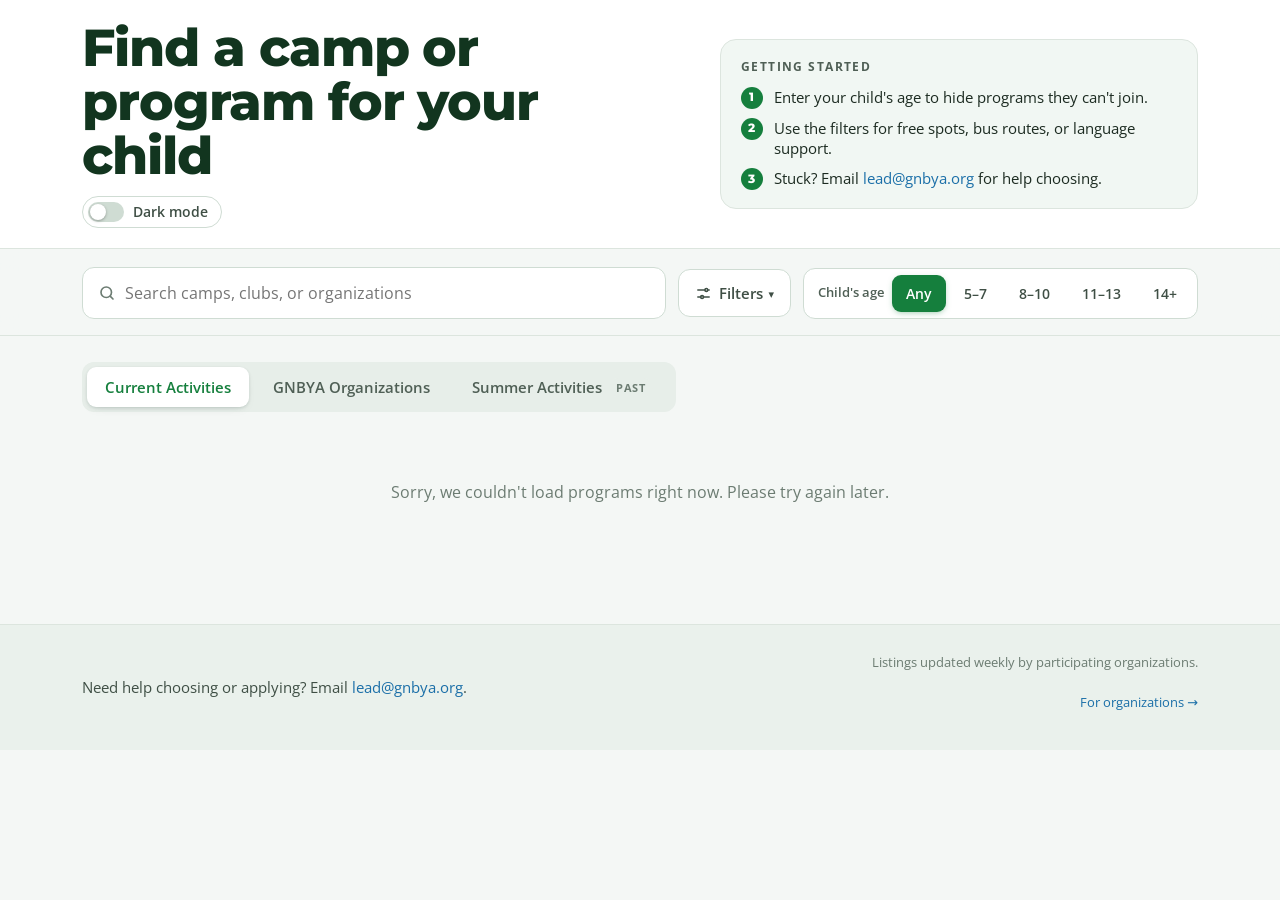
<file: index.html>
<!DOCTYPE html>
<html lang="en">
<head>
  <meta charset="UTF-8">
  <meta name="viewport" content="width=device-width, initial-scale=1.0">
  <title>GNBYA Activities Guide</title>
  <link rel="preconnect" href="https://fonts.googleapis.com">
  <link rel="preconnect" href="https://fonts.gstatic.com" crossorigin>
  <link href="https://fonts.googleapis.com/css2?family=Montserrat:wght@600;700;800&family=Open+Sans:wght@400;500;600;700&display=swap" rel="stylesheet">
  <link rel="stylesheet" href="css/style.css">
  <script src="js/theme.js"></script>
</head>
<body>

  <!-- ============ Header ============ -->
  <header class="site-header">
    <div class="container header-grid">
      <div class="header-left">
        <h1 class="page-title" data-i18n-words="Find a camp or program for your child"><span class="tw" style="--w:0">Find</span> <span class="tw" style="--w:1">a</span> <span class="tw" style="--w:2">camp</span> <span class="tw" style="--w:3">or</span> <span class="tw" style="--w:4">program</span> <span class="tw" style="--w:5">for</span> <span class="tw" style="--w:6">your</span> <span class="tw" style="--w:7">child</span></h1>
        <button type="button" class="theme-toggle" id="theme-toggle" role="switch" aria-checked="false">
          <span class="theme-track" aria-hidden="true"><span class="theme-thumb"></span></span>
          <span class="theme-label" data-i18n>Dark mode</span>
        </button>
      </div>

      <aside class="getting-started">
        <p class="gs-label" data-i18n>Getting started</p>
        <ol class="gs-list">
          <li><span class="gs-num">1</span><span data-i18n>Enter your child's age to hide programs they can't join.</span></li>
          <li><span class="gs-num">2</span><span data-i18n>Use the filters for free spots, bus routes, or language support.</span></li>
          <li><span class="gs-num">3</span><span data-i18n="Stuck? Email lead@gnbya.org for help choosing." data-i18n-html>Stuck? Email <a href="mailto:lead@gnbya.org">lead@gnbya.org</a> for help choosing.</span></li>
        </ol>
      </aside>
    </div>
  </header>

  <!-- ============ Sticky filter bar ============ -->
  <div class="filter-bar">
    <div class="container filter-inner">
      <div class="filter-row">
        <div class="search-wrap">
          <svg class="search-icon" aria-hidden="true" viewBox="0 0 24 24" width="18" height="18" fill="none" stroke="currentColor" stroke-width="2.2" stroke-linecap="round"><circle cx="11" cy="11" r="7"/><path d="m20 20-3.5-3.5"/></svg>
          <input type="search" id="search-input" class="search-input"
                 placeholder="Search camps, clubs, or organizations" aria-label="Search" data-i18n-attr="placeholder,aria-label">
        </div>
        <button type="button" id="filters-toggle" class="filters-toggle" aria-expanded="false" aria-controls="filter-sheet">
          <svg class="filters-icon" aria-hidden="true" viewBox="0 0 24 24" width="17" height="17" fill="none" stroke="currentColor" stroke-width="2.2" stroke-linecap="round"><path d="M4 7h10M18 7h2M4 17h4M12 17h8"/><circle cx="16" cy="7" r="2"/><circle cx="10" cy="17" r="2"/></svg><span data-i18n>Filters</span><span class="filters-count" id="filters-count"></span><span class="facet-caret" aria-hidden="true">▾</span>
        </button>
        <div class="age-group">
          <span class="age-label" data-i18n>Child's age</span>
          <div class="age-chips" id="age-chips" role="group" aria-label="Filter by age" data-i18n-attr="aria-label"></div>
        </div>
      </div>
    </div>
  </div>

  <!-- ============ Filter sheet ============
       Every width opens the refinements here rather than expanding them
       inside the bar. It sits outside .filter-bar on purpose: the bar carries
       both z-index:20 and a backdrop-filter, and either one alone would make
       it the containing block for a fixed-position child and trap the sheet
       inside the bar. -->
  <div class="sheet-backdrop" id="sheet-backdrop"></div>

  <div class="filter-sheet" id="filter-sheet">
    <div class="sheet-head">
      <span class="sheet-grab" aria-hidden="true"></span>
      <p class="sheet-title" data-i18n>Filters</p>
      <button type="button" class="sheet-close" id="sheet-close" aria-label="Close filters" data-i18n-attr="aria-label">&times;</button>
    </div>

    <div class="sheet-body">
      <!-- Type of activity comes before the refinements: a parent picks what
           they're looking for, then narrows it. -->
      <div class="filter-row chip-row" id="category-chips" aria-label="Filter by type of activity" hidden></div>

      <div class="filter-row filter-row-toggles">
        <div class="toggle-row" id="toggle-row" role="group" aria-label="Quick filters"></div>
        <!-- Calendar picker; hidden on tabs whose listings have no dates. -->
        <div class="facet-row date-filter" id="date-filter" role="group" aria-label="Filter by date" hidden></div>
        <div class="facet-row" id="facet-menus" role="group" aria-label="More filters" hidden></div>
        <button type="button" id="clear-all" class="clear-all" hidden data-i18n>Clear all</button>
      </div>
    </div>

    <div class="sheet-foot">
      <button type="button" class="sheet-clear" id="sheet-clear" data-i18n>Clear all</button>
      <button type="button" class="sheet-apply" id="sheet-apply"><span data-i18n>Show</span> <span id="sheet-count">results</span></button>
    </div>
  </div>

  <!-- ============ Results ============ -->
  <main class="container results">
    <div class="results-toolbar">
      <div class="segmented" id="tabs" role="tablist" aria-label="Directory sections"></div>
      <div class="result-count" id="result-count" aria-live="polite"></div>
    </div>

    <!-- Shown in Spanish and Portuguese once machine-translated listings load. -->
    <p class="mt-note" id="mt-note" hidden></p>

    <!-- Shown only on the Summer tab out of season. Summer listings stay
         published year-round so families can see what a summer normally
         offers, so the tab says plainly that these have already run. -->
    <div class="archive-note" id="archive-note" hidden>
      <div class="archive-note-body">
        <p class="archive-note-label"><span id="archive-season">Summer</span> · <span data-i18n>finished</span></p>
        <p class="archive-note-text" data-i18n>These programs have already run. They stay here so you can see what each organization usually offers and ask about next summer — most open registration in the spring.</p>
      </div>
      <button type="button" class="archive-note-link" id="archive-note-link" data-i18n>See what&rsquo;s running now &rarr;</button>
    </div>

    <div class="card-grid" id="card-grid">
      <p class="loading" data-i18n>Loading…</p>
    </div>

    <div class="empty-state" id="empty-state" hidden>
      <p class="empty-title" data-i18n>No matches for those filters</p>
      <p class="empty-help" data-i18n>Try widening the age range or clearing a filter.</p>
      <button type="button" id="empty-clear" class="clear-all-btn" data-i18n>Clear all filters</button>
    </div>
  </main>

  <!-- ============ Footer ============ -->
  <footer class="site-footer">
    <div class="container footer-inner">
      <div class="footer-help" data-i18n="Need help choosing or applying? Email lead@gnbya.org." data-i18n-html>Need help choosing or applying? Email <a href="mailto:lead@gnbya.org">lead@gnbya.org</a>.</div>
      <div class="footer-actions">
        <!-- Shown only once SUGGEST_FORM_URL is set in js/data.js. -->
        <a class="suggest-link" id="suggest-link" target="_blank" rel="noopener" hidden data-i18n>Know a program we're missing? Tell us →</a>
        <div class="footer-meta" data-i18n>Listings updated weekly by participating organizations.</div>
        <a class="footer-partner-link" href="partners.html" data-i18n>For organizations &rarr;</a>
      </div>
    </div>
  </footer>

  <script src="js/csv.js" defer></script>
  <script src="js/data.js" defer></script>
  <script src="js/i18n.js" defer></script>
  <script src="js/app.js" defer></script>
</body>
</html>
</file>
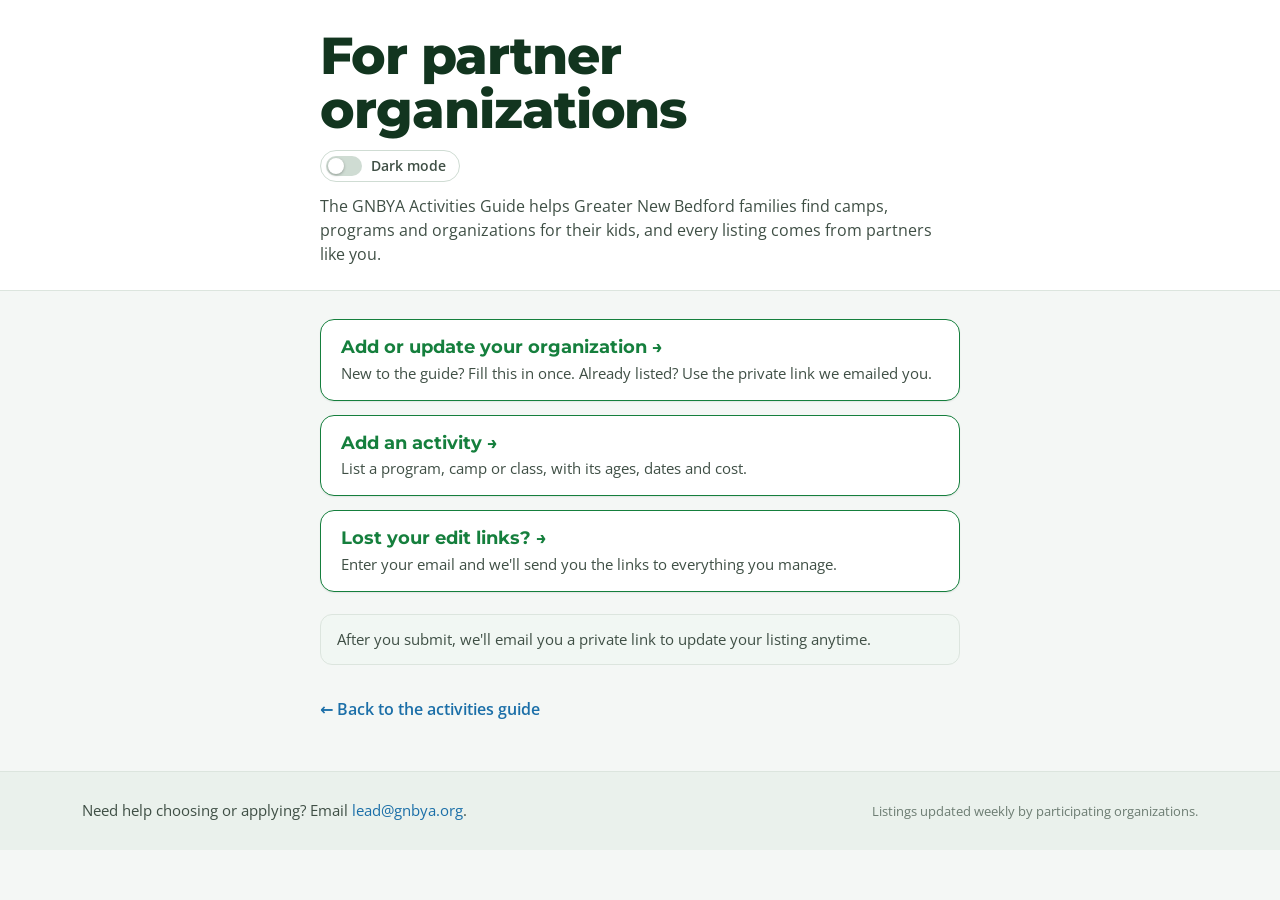
<file: partners.html>
<!DOCTYPE html>
<html lang="en">
<head>
  <meta charset="UTF-8">
  <meta name="viewport" content="width=device-width, initial-scale=1.0">
  <title>For partner organizations · GNBYA Activities Guide</title>
  <link rel="preconnect" href="https://fonts.googleapis.com">
  <link rel="preconnect" href="https://fonts.gstatic.com" crossorigin>
  <link href="https://fonts.googleapis.com/css2?family=Montserrat:wght@600;700;800&family=Open+Sans:wght@400;500;600;700&display=swap" rel="stylesheet">
  <link rel="stylesheet" href="css/style.css">
  <script src="js/theme.js"></script>
  <script src="js/i18n.js" defer></script>
</head>
<body>

  <!-- ============ Header ============ -->
  <header class="site-header">
    <div class="container partner-header">
      <h1 class="page-title" data-i18n>For partner organizations</h1>
      <button type="button" class="theme-toggle" id="theme-toggle" role="switch" aria-checked="false">
        <span class="theme-track" aria-hidden="true"><span class="theme-thumb"></span></span>
        <span class="theme-label" data-i18n>Dark mode</span>
      </button>
      <p class="partner-intro" data-i18n>The GNBYA Activities Guide helps Greater New Bedford families find camps, programs and organizations for their kids, and every listing comes from partners like you.</p>
    </div>
  </header>

  <!-- ============ The three forms ============
       Public responder links (/viewform) only: never an editor link or a
       response's edit link, which would let anyone change someone's listing. -->
  <main class="container partner-main">
    <ul class="partner-actions">
      <li>
        <a class="partner-action" href="https://docs.google.com/forms/d/e/1FAIpQLSczQNQgLsl0sCQ3WruIHg8wsxLX1mLU42zEQ6Rwk1emA01kGQ/viewform" target="_blank" rel="noopener">
          <span class="partner-action-title" data-i18n>Add or update your organization</span>
          <!-- Submitting this form again makes a second organization, so
               organizations already listed are steered to their private link. -->
          <span class="partner-action-line" data-i18n>New to the guide? Fill this in once. Already listed? Use the private link we emailed you.</span>
        </a>
      </li>
      <li>
        <a class="partner-action" href="https://docs.google.com/forms/d/e/1FAIpQLSfdfzPU5pxm5AUNohRZTIFBdYFLA-DmH7OSvtq5z2YPwmvPqQ/viewform" target="_blank" rel="noopener">
          <span class="partner-action-title" data-i18n>Add an activity</span>
          <span class="partner-action-line" data-i18n>List a program, camp or class, with its ages, dates and cost.</span>
        </a>
      </li>
      <li>
        <a class="partner-action" href="https://docs.google.com/forms/d/e/1FAIpQLSdQnNiDNbKzuEFgSB4nKlcCWaCwXGXbhoJR01wm49WUcbcIcw/viewform" target="_blank" rel="noopener">
          <span class="partner-action-title" data-i18n>Lost your edit links?</span>
          <span class="partner-action-line" data-i18n>Enter your email and we'll send you the links to everything you manage.</span>
        </a>
      </li>
    </ul>

    <p class="partner-note" data-i18n>After you submit, we'll email you a private link to update your listing anytime.</p>

    <a class="partner-back" href="./" data-i18n>&larr; Back to the activities guide</a>
  </main>

  <!-- ============ Footer ============ -->
  <footer class="site-footer">
    <div class="container footer-inner">
      <div class="footer-help" data-i18n="Need help choosing or applying? Email lead@gnbya.org." data-i18n-html>Need help choosing or applying? Email <a href="mailto:lead@gnbya.org">lead@gnbya.org</a>.</div>
      <div class="footer-actions">
        <div class="footer-meta" data-i18n>Listings updated weekly by participating organizations.</div>
      </div>
    </div>
  </footer>

</body>
</html>
</file>
<file: css/style.css>
/* GNBYA Activities Guide — parent-facing redesign.
   Tokens taken directly from docs/redesign-for-family-help-webpage design handoff. */
:root {
  /* Brand greens */
  --green: #157F3D;
  --green-dark: #0E6430;
  --ink-green: #12351F;
  /* Harbor blue accent (links, info badges) */
  --blue: #1B6FA8;
  --blue-hover: #14547E;
  /* Neutrals */
  --page: #F4F7F5;
  --surface: #FFFFFF;
  --subtle: #F1F7F3;
  --subtle-2: #F8FBF9;
  --footer-bg: #EAF1EC;
  --border: #DCE5DE;
  --border-2: #CFDCD3;
  --hairline: #E4EBE6;
  --divider: #E7EEE9;
  /* Text */
  --text: #1C2B21;
  --text-2: #3F4F45;
  --muted: #4F5F55;
  --faint: #6C7C72;
  /* Good-news tint (Free, Financial aid) */
  --green-tint: #E4F3E9;
  /* Motion: one gentle ease for most things, a springier one for big moves */
  --ease-out: cubic-bezier(0.2, 0.7, 0.2, 1);
  --ease-spring: cubic-bezier(0.32, 0.72, 0, 1);
  /* Depth */
  --shadow-sm: 0 1px 2px rgba(22, 48, 43, 0.05), 0 1px 1px rgba(22, 48, 43, 0.03);
  --shadow-md: 0 10px 28px -10px rgba(22, 48, 43, 0.22), 0 2px 6px rgba(22, 48, 43, 0.05);
  /* Accent text (filled green stays --green), and good-news text */
  --green-text: #157F3D;
  --good-text: #0E6430;
  /* Raised controls: the active tab, the sliding highlight */
  --raised: #FFFFFF;
  --border-hover: #B9CDBF;
  --card-hover-border: #C3DACB;
  --bar-bg: rgba(244, 247, 245, 0.86);
  --bar-bg-solid: rgba(244, 247, 245, 0.94);
  --bar-shadow: 0 8px 24px -16px rgba(18, 53, 31, 0.45);
  /* Every card is this tall; anything longer scrolls inside its own box. */
  --card-h: 560px;
  --tile-h: 88px;
}

/* Dark mode: only when the visitor turns it on with the switch (js/theme.js
   sets data-theme="dark" on <html>). Light is the default. Only tokens
   change here. */
:root[data-theme="dark"] {
  --green: #1E8546;
  --green-dark: #23964F;
  --green-text: #5BCB85;
  --good-text: #6FD394;
  --ink-green: #DDEFE3;
  --blue: #7DBBEA;
  --blue-hover: #A6D2F3;
  --page: #0F1712;
  --surface: #17211B;
  --raised: #2A3A30;
  --subtle: #1C2A21;
  --subtle-2: #1A251E;
  --footer-bg: #131D17;
  --border: #2A3A30;
  --border-2: #34473A;
  --border-hover: #46604F;
  --card-hover-border: #3E5848;
  --hairline: #26352C;
  --divider: #1F2C24;
  --text: #E6EFE9;
  --text-2: #B8C8BE;
  --muted: #A3B5AA;
  --faint: #8DA096;
  --green-tint: #1F3B29;
  --bar-bg: rgba(15, 23, 18, 0.82);
  --bar-bg-solid: rgba(15, 23, 18, 0.94);
  --bar-shadow: 0 8px 24px -14px rgba(0, 0, 0, 0.7);
  --shadow-sm: 0 1px 2px rgba(0, 0, 0, 0.3);
  --shadow-md: 0 14px 32px -12px rgba(0, 0, 0, 0.65), 0 2px 6px rgba(0, 0, 0, 0.25);
  color-scheme: dark;
}

/* Just while the switch is used: colours ease across instead of snapping. */
.theme-fade,
.theme-fade *,
.theme-fade *::before,
.theme-fade *::after {
  transition: background-color 0.4s ease, color 0.4s ease, border-color 0.4s ease, box-shadow 0.4s ease !important;
}

* { box-sizing: border-box; }

/* Our layout rules (.filter-row{display:flex} etc.) are author styles and would
   otherwise beat the browser's [hidden]{display:none}, leaving "hidden" rows
   rendering as empty strips. */
[hidden] { display: none !important; }

body {
  margin: 0;
  background: var(--page);
  font-family: "Open Sans", system-ui, -apple-system, "Segoe UI", Roboto, sans-serif;
  color: var(--text);
  line-height: 1.5;
  -webkit-font-smoothing: antialiased;
}

a { color: var(--blue); text-decoration: none; }
a:hover { color: var(--blue-hover); text-decoration: underline; }
input, button, select { font-family: inherit; }

/* Horizontal-only padding so vertical spacing is set per-region */
.container {
  max-width: 1180px;
  margin: 0 auto;
  padding-left: 32px;
  padding-right: 32px;
}

/* ---------------- Header ---------------- */
.site-header {
  position: relative;
  overflow: hidden;
  background: var(--surface);
  border-bottom: 1px solid var(--border);
}
.site-header > .container { position: relative; z-index: 1; }

/* The title column used to hold a 96px logo, which gave it enough height to
   sit level with the Getting started card. Without one, a two-line heading
   left ~160px of empty column: 82px above it and 78px below. The heading now
   scales up to fill the column instead, and the row's own padding does the
   spacing so nothing floats in the middle of dead space. */
.header-grid {
  display: grid;
  grid-template-columns: minmax(0, 1.25fr) minmax(300px, 1fr);
  gap: 40px;
  align-items: center;
  padding-top: 20px;
  padding-bottom: 20px;
}

.header-left {
  display: flex;
  flex-direction: column;
  gap: 14px;
  align-items: flex-start;
}

.page-title {
  margin: 0;
  font-family: "Montserrat", sans-serif;
  font-weight: 800;
  /* Scales with the column so the heading fills it rather than floating in
     it; clamp keeps it off the two extremes at very narrow and very wide. */
  font-size: clamp(34px, 4.1vw, 54px);
  line-height: 1.03;
  letter-spacing: -0.02em;
  color: var(--ink-green);
}

.getting-started {
  background: var(--subtle);
  border: 1px solid var(--border);
  border-radius: 16px;
  padding: 18px 20px;
}

.gs-label {
  margin: 0 0 12px;
  font-size: 12px;
  letter-spacing: 0.12em;
  text-transform: uppercase;
  font-weight: 700;
  color: var(--muted);
}

.gs-list {
  list-style: none;
  margin: 0;
  padding: 0;
  display: flex;
  flex-direction: column;
  gap: 10px;
  font-size: 14.5px;
  line-height: 1.4;
  color: var(--text);
}

.gs-list li { display: flex; gap: 11px; align-items: flex-start; }
.gs-num {
  flex: none;
  display: inline-grid;
  place-items: center;
  width: 22px;
  height: 22px;
  margin-top: -1px;
  border-radius: 50%;
  background: var(--green);
  color: #fff;
  font-family: "Montserrat", sans-serif;
  font-size: 12px;
  font-weight: 800;
}

/* ---------------- Filter bar ---------------- */
.filter-bar {
  position: sticky;
  top: 0;
  z-index: 20;
  background: var(--bar-bg);
  backdrop-filter: saturate(1.4) blur(12px);
  -webkit-backdrop-filter: saturate(1.4) blur(12px);
  border-bottom: 1px solid var(--border);
  transition: box-shadow 0.3s ease, background-color 0.3s ease;
}
.filter-bar.scrolled {
  background: var(--bar-bg-solid);
  box-shadow: var(--bar-shadow);
}

.filter-inner {
  padding-top: 18px;
  padding-bottom: 16px;
  display: flex;
  flex-direction: column;
  gap: 14px;
}

.filter-row {
  display: flex;
  flex-wrap: wrap;
  gap: 12px;
  align-items: center;
}

.filter-row-toggles { justify-content: flex-start; }

.search-wrap { position: relative; flex: 1 1 300px; min-width: 260px; }

.search-icon {
  position: absolute;
  left: 16px;
  top: 50%;
  transform: translateY(-50%);
  color: var(--faint);
  pointer-events: none;
  transition: color 0.2s ease;
}
.search-wrap:focus-within .search-icon { color: var(--green-text); }

.search-input {
  width: 100%;
  padding: 14px 16px 14px 42px;
  border: 1.5px solid var(--border-2);
  border-radius: 12px;
  background: var(--surface);
  font-size: 16px;
  color: var(--text);
  outline: none;
  transition: border-color 0.2s ease, box-shadow 0.2s ease;
}
.search-input:hover { border-color: var(--border-hover); }
.search-input:focus { border-color: var(--green); box-shadow: 0 0 0 4px rgba(21, 127, 61, 0.12); }

/* The one way into the refinements, at every width. */
.filters-toggle {
  display: inline-flex;
  align-items: center;
  gap: 5px;
  flex: none;
  border-radius: 12px;
  font-size: 15px;
  font-weight: 600;
  padding: 13px 16px;
  cursor: pointer;
  background: var(--surface);
  color: var(--text-2);
  border: 1.5px solid var(--border-2);
  transition: background-color 0.2s ease, color 0.2s ease, border-color 0.2s ease, transform 0.15s var(--ease-out);
}
.filters-toggle:hover { border-color: var(--green); color: var(--green-text); }
.filters-toggle:active { transform: scale(0.97); }
.filters-toggle.has-active { border-color: var(--green); color: var(--green-text); }
.filters-toggle[aria-expanded="true"] { background: var(--green); color: #fff; border-color: var(--green); }
.filters-icon { flex: none; margin-right: 2px; }
.filters-count {
  display: inline-grid;
  place-items: center;
  min-width: 20px;
  height: 20px;
  padding: 0 6px;
  margin-left: 3px;
  border-radius: 999px;
  background: var(--green);
  color: #fff;
  font-size: 12px;
  font-weight: 700;
  line-height: 1;
  animation: pop-in 0.25s var(--ease-out);
}
.filters-count:empty { display: none; }
.filters-toggle[aria-expanded="true"] .filters-count { background: #fff; color: var(--green-text); }

.age-group {
  display: flex;
  align-items: center;
  gap: 8px;
  background: var(--surface);
  border: 1.5px solid var(--border-2);
  border-radius: 12px;
  padding: 6px 6px 6px 14px;
}

.age-label { font-size: 13px; font-weight: 600; color: var(--muted); white-space: nowrap; }
.age-chips { display: flex; gap: 4px; flex-wrap: wrap; }

.age-chip {
  border: none;
  background: transparent;
  color: var(--text-2);
  border-radius: 9px;
  font-size: 14px;
  font-weight: 600;
  padding: 9px 14px;
  cursor: pointer;
  transition: background-color 0.18s ease, color 0.18s ease, border-color 0.18s ease, box-shadow 0.18s ease, transform 0.15s var(--ease-out);
}
.age-chip:active { transform: scale(0.95); }
.age-chip:hover:not(.active) { background: rgba(21, 127, 61, 0.08); }
.age-chip.active { background: var(--green); color: #fff; box-shadow: 0 2px 6px -2px rgba(21, 127, 61, 0.5); }

.toggle-row { display: flex; flex-wrap: wrap; gap: 8px; align-items: center; }

.toggle-pill {
  border-radius: 999px;
  font-size: 14px;
  font-weight: 600;
  padding: 9px 16px;
  cursor: pointer;
  background: var(--surface);
  color: var(--text-2);
  border: 1.5px solid var(--border-2);
  transition: background-color 0.18s ease, color 0.18s ease, border-color 0.18s ease, box-shadow 0.18s ease, transform 0.15s var(--ease-out);
}
.toggle-pill:active { transform: scale(0.97); }
.toggle-pill:hover:not(.active) { border-color: var(--green); color: var(--green-text); }
.toggle-pill.active { background: var(--green); color: #fff; border-color: var(--green); }

.clear-all {
  margin-left: auto;
  background: none;
  border: none;
  color: var(--blue);
  font-size: 14px;
  font-weight: 600;
  cursor: pointer;
  text-decoration: underline;
  padding: 8px 4px;
  white-space: nowrap;
}

/* Organizations tab: multi-select facet dropdowns */
.facet-row {
  display: flex;
  flex-wrap: wrap;
  gap: 8px;
  align-items: center;
}

.facet { position: relative; }

.facet-btn {
  display: inline-flex;
  align-items: center;
  gap: 4px;
  border-radius: 999px;
  font-size: 14px;
  font-weight: 600;
  padding: 9px 14px;
  cursor: pointer;
  background: var(--surface);
  color: var(--text-2);
  border: 1.5px solid var(--border-2);
  transition: background-color 0.18s ease, color 0.18s ease, border-color 0.18s ease, box-shadow 0.18s ease, transform 0.15s var(--ease-out);
  white-space: nowrap;
}
.facet-btn:active { transform: scale(0.98); }
.facet-btn:hover:not(.active) { border-color: var(--green); color: var(--green-text); }
.facet-btn.active { background: var(--green); color: #fff; border-color: var(--green); }
.facet-caret { font-size: 11px; }
.facet-count { font-weight: 700; }

.facet-menu {
  position: absolute;
  top: calc(100% + 6px);
  left: 0;
  z-index: 40;
  min-width: 220px;
  max-width: min(340px, calc(100vw - 40px));
  max-height: 320px;
  overflow-y: auto;
  background: var(--surface);
  border: 1.5px solid var(--border-2);
  border-radius: 12px;
  box-shadow: 0 8px 24px rgba(22, 48, 43, 0.16);
  padding: 6px;
}
.facet-menu.align-right { left: auto; right: 0; }

.facet-option {
  display: flex;
  align-items: flex-start;
  gap: 8px;
  padding: 7px 8px;
  font-size: 14px;
  color: var(--text);
  line-height: 1.3;
  border-radius: 8px;
  cursor: pointer;
}
.facet-option:hover { background: rgba(21, 127, 61, 0.08); }
.facet-option input {
  margin-top: 2px;
  flex: none;
  accent-color: var(--green);
}

/* ---- Calendar date filter ---------------------------------------------
   Reuses .facet / .facet-btn / .facet-menu so it reads as one of the filter
   controls rather than a widget bolted on. */
.cal-menu {
  min-width: 268px;
  padding: 10px;
  overflow: visible;      /* the month grid sizes itself; no inner scrollbar */
  max-height: none;
}

.cal-head {
  display: flex;
  align-items: center;
  justify-content: space-between;
  margin-bottom: 8px;
}
.cal-title {
  font-family: "Montserrat", sans-serif;
  font-weight: 700;
  font-size: 14px;
  color: var(--text);
}
.cal-nav {
  width: 28px;
  height: 28px;
  border-radius: 8px;
  border: 1.5px solid var(--border-2);
  background: var(--surface);
  color: var(--text-2);
  font-size: 15px;
  line-height: 1;
  cursor: pointer;
}
.cal-nav:hover:not(:disabled) { border-color: var(--green); color: var(--green-text); }
.cal-nav:disabled { opacity: 0.35; cursor: default; }

.cal-grid {
  display: grid;
  grid-template-columns: repeat(7, 1fr);
  gap: 2px;
}
.cal-dow span {
  text-align: center;
  font-size: 11px;
  font-weight: 700;
  color: var(--text-2);
  padding-bottom: 4px;
}

.cal-day {
  aspect-ratio: 1;
  min-height: 32px;
  border: none;
  border-radius: 8px;
  background: transparent;
  color: var(--text);
  font-size: 13px;
  font-weight: 600;
  cursor: pointer;
  transition: background-color 0.15s ease, color 0.15s ease;
}
.cal-day.blank { cursor: default; }
/* Exclude the selected ends: the cursor naturally rests on the day just
   clicked, and a plain :hover rule outranks .cal-start/.cal-end on specificity,
   which made the end of the range look unselected. */
.cal-day:hover:not(.blank):not(.cal-start):not(.cal-end) {
  background: rgba(21, 127, 61, 0.12);
}
/* Days no listing covers stay clickable — undated programs may still match —
   but shouldn't read as equally full. */
.cal-day.cal-none { color: var(--text-2); opacity: 0.4; font-weight: 400; }
.cal-day.cal-mid { background: rgba(21, 127, 61, 0.14); border-radius: 0; }
.cal-day.cal-start,
.cal-day.cal-end {
  background: var(--green);
  color: #fff;
  opacity: 1;
  font-weight: 700;
}

.cal-foot {
  display: flex;
  align-items: center;
  justify-content: space-between;
  gap: 8px;
  margin-top: 10px;
  padding-top: 8px;
  border-top: 1px solid var(--border);
}
.cal-hint {
  font-size: 11.5px;
  color: var(--text-2);
  line-height: 1.3;
}
.cal-clear {
  flex: none;
  border: none;
  background: none;
  color: var(--green-text);
  font-size: 12.5px;
  font-weight: 700;
  cursor: pointer;
  padding: 2px 4px;
}
.cal-clear:disabled { color: var(--text-2); opacity: 0.5; cursor: default; }

/* Category chip row (kept from the previous categorization feature) */
.chip-row {
  border-top: 1px solid var(--border);
  padding-top: 12px;
}
/* Shared group label for the chip row and the facet ("More filters") row */
.chip-label {
  font-size: 12px;
  font-weight: 700;
  letter-spacing: 0.06em;
  text-transform: uppercase;
  color: var(--faint);
  margin-right: 2px;
}

.cat-chip {
  border-radius: 999px;
  font-size: 13.5px;
  font-weight: 600;
  padding: 7px 13px;
  cursor: pointer;
  background: var(--surface);
  color: var(--text-2);
  border: 1.5px solid var(--border-2);
  transition: background-color 0.18s ease, color 0.18s ease, border-color 0.18s ease, box-shadow 0.18s ease, transform 0.15s var(--ease-out);
}
.cat-chip:active { transform: scale(0.95); }
.cat-chip:hover:not(.active) { border-color: var(--green); color: var(--green-text); }
.cat-chip.active { background: var(--green); color: #fff; border-color: var(--green); }

/* ---------------- Results toolbar ---------------- */
.results { padding-top: 26px; padding-bottom: 72px; }

.results-toolbar {
  display: flex;
  flex-wrap: wrap;
  gap: 16px;
  align-items: center;
  justify-content: space-between;
  margin-bottom: 20px;
}

.segmented {
  position: relative;
  display: flex;
  gap: 6px;
  background: var(--divider);
  padding: 5px;
  border-radius: 12px;
}
.seg-indicator {
  position: absolute;
  top: 0;
  left: 0;
  border-radius: 9px;
  background: var(--raised);
  box-shadow: 0 1px 3px rgba(22, 48, 43, 0.14), 0 4px 12px -6px rgba(22, 48, 43, 0.18);
  pointer-events: none;
}
.seg-indicator.glide {
  transition: transform 0.42s var(--ease-spring), width 0.42s var(--ease-spring), height 0.42s var(--ease-spring);
}

.seg-tab {
  border: none;
  cursor: pointer;
  font-size: 15px;
  font-weight: 600;
  padding: 10px 18px;
  border-radius: 9px;
  background: transparent;
  color: var(--muted);
  position: relative;
  z-index: 1;
  transition: color 0.25s ease, background-color 0.25s ease;
}
.seg-tab:hover:not(.active) { color: var(--text); }
.seg-tab.active {
  background: var(--raised);
  color: var(--green-text);
  box-shadow: 0 1px 3px rgba(22, 48, 43, 0.12);
}

/* "Past" on the Summer tab out of season, so the archive reads as one even
   before a parent clicks into it. */
.seg-tab-tag {
  margin-left: 7px;
  padding: 2px 7px;
  border-radius: 999px;
  background: var(--divider);
  color: var(--faint);
  font-size: 11px;
  font-weight: 700;
  letter-spacing: 0.06em;
  text-transform: uppercase;
  vertical-align: 1px;
}
.seg-tab.active .seg-tab-tag { background: var(--subtle); }
/* Once the sliding highlight exists, it draws the active tab's background. */
.segmented:has(.seg-indicator) .seg-tab.active { background: transparent; box-shadow: none; }

.result-count { display: inline-block; font-size: 15px; color: var(--muted); font-weight: 500; transform-origin: right center; }
.result-count.bump { animation: count-bump 0.45s var(--ease-out); }
/* Spanish/Portuguese: says the listing text is machine-translated. */
.mt-note { margin: -8px 0 18px; font-size: 13px; color: var(--faint); }

.loading { grid-column: 1 / -1; color: var(--faint); padding: 2rem 0; text-align: center; }

/* ---------------- Archive notice (Summer tab, out of season) ---------------- */
.archive-note {
  display: flex;
  flex-wrap: wrap;
  align-items: center;
  justify-content: space-between;
  gap: 16px;
  background: var(--subtle-2);
  border: 1px solid var(--border);
  border-left: 4px solid var(--border-2);
  border-radius: 14px;
  padding: 16px 20px;
  margin-bottom: 20px;
}

.archive-note-body { min-width: 0; flex: 1 1 320px; }

.archive-note-label {
  margin: 0 0 4px;
  font-size: 12px;
  letter-spacing: 0.12em;
  text-transform: uppercase;
  font-weight: 700;
  color: var(--faint);
}

.archive-note-text { margin: 0; color: var(--muted); font-size: 15px; }

.archive-note-link {
  flex: 0 0 auto;
  background: var(--surface);
  border: 1px solid var(--border-2);
  border-radius: 10px;
  color: var(--green-text);
  font-family: inherit;
  font-size: 15px;
  font-weight: 600;
  padding: 10px 18px;
  cursor: pointer;
  transition: background-color 0.18s ease, border-color 0.18s ease, transform 0.15s var(--ease-out);
}
.archive-note-link:active { transform: scale(0.98); }
.archive-note-link:hover { background: var(--subtle); border-color: var(--green); }

/* ---------------- Card grid + cards ---------------- */
.card-grid {
  display: grid;
  grid-template-columns: repeat(auto-fill, minmax(min(100%, 345px), 1fr));
  gap: 18px;
}

.card {
  background: var(--surface);
  border: 1px solid var(--border);
  border-radius: 18px;
  padding: 22px 22px 18px;
  display: flex;
  flex-direction: column;
  gap: 14px;
  box-shadow: var(--shadow-sm);
  transition: box-shadow 0.3s var(--ease-out), border-color 0.3s ease, transform 0.3s var(--ease-out), opacity 0.3s ease;
  overflow-wrap: break-word;
  height: var(--card-h);
  /* So .fact-grid can size itself against the card instead of the window. A
     card is ~300px wide in a 3-up desktop layout and ~290px on a phone, so the
     window width never told us what we actually needed to know. */
  container-type: inline-size;
}
.card:hover {
  box-shadow: var(--shadow-md);
  border-color: var(--card-hover-border);
  transform: translateY(-3px);
}

/* Listing a parent can't act on today — finished, or full: sorted to the bottom
   of its tab and visibly muted rather than removed. Still worth reading, since
   a full program may have a waitlist or run again next season. */
.card-past {
  opacity: 0.55;
  filter: grayscale(70%);
}
.card-past:hover {
  opacity: 0.8;
}

.card-top {
  display: flex;
  align-items: flex-start;
  justify-content: space-between;
  gap: 12px;
}

.card-org {
  font-size: 12px;
  letter-spacing: 0.08em;
  text-transform: uppercase;
  font-weight: 700;
  color: var(--faint);
  margin: 0 0 5px;
}

.card-title {
  margin: 0;
  font-family: "Montserrat", sans-serif;
  font-size: 23px;
  line-height: 1.15;
  font-weight: 700;
  letter-spacing: -0.01em;
  color: var(--text);
}

/* 2×2 fact grid — 1px gaps over a hairline background read as dividers */
.fact-grid {
  display: grid;
  grid-template-columns: 1fr 1fr;
  gap: 8px;
}

/* Deliberately left on the default min-width:auto. Forcing min-width:0 here
   pins both tracks to exactly half the grid and they stop being able to
   negotiate: Learn to Ride's "$80/week, scholarships available" loses the
   8px it needs and breaks mid-word as "scholarship|s". Letting one track
   take the width its longest word needs, and the other give it up, reads
   better on every real listing -- and when neither can be satisfied the
   container query further down drops the grid to a single column, so
   nothing has to be clipped to make room. */
.fact-cell {
  display: flex;
  flex-direction: column;
  min-width: 0;
  height: var(--tile-h);
  background: var(--subtle-2);
  border: 1px solid var(--hairline);
  border-radius: 12px;
  padding: 10px 12px;
}

.fact-label {
  font-size: 11px;
  letter-spacing: 0.09em;
  text-transform: uppercase;
  font-weight: 700;
  color: var(--faint);
}

.fact-value {
  flex: 1 1 auto;
  min-height: 0;
  overflow-y: auto;
  scrollbar-width: none;
  hyphens: auto;
  font-size: 14px;
  font-weight: 600;
  margin-top: 3px;
  line-height: 1.3;
  color: var(--text);
}
.fact-value::-webkit-scrollbar { display: none; }
.fact-value.big {
  font-family: "Montserrat", sans-serif;
  font-size: 19px;
  font-weight: 700;
  margin-top: 2px;
}
.fact-value.cost-free { color: var(--good-text); }

.badge-row { display: flex; gap: 7px; flex-wrap: wrap; }

.badge {
  font-size: 12.5px;
  font-weight: 600;
  padding: 5px 10px;
  border-radius: 8px;
}
.badge-info { background: var(--green-tint); color: var(--good-text); }
.badge-info::before { content: "\2713" / ""; margin-right: 5px; font-weight: 800; }
.badge { display: inline-flex; align-items: center; }
.badge-plain { background: var(--footer-bg); color: var(--text-2); }

.tag-row { display: flex; flex-wrap: wrap; gap: 6px; }

.category-tag {
  font-size: 12px;
  font-weight: 600;
  color: var(--muted);
  border: 1px solid var(--border);
  border-radius: 999px;
  padding: 3px 10px;
  background: var(--surface);
}

.card-desc {
  margin: 0;
  font-size: 14.5px;
  line-height: 1.55;
  color: var(--text-2);
}

/* Collapsible description (organization and Current Activities cards): clamp to
   a short preview, expand on click */
.desc-block { display: flex; flex-direction: column; gap: 4px; }

.card-desc.clampable {
  display: -webkit-box;
  -webkit-line-clamp: 2;
  line-clamp: 2;
  -webkit-box-orient: vertical;
  overflow: hidden;
}
.card-desc.clampable.expanded {
  display: block;
  -webkit-line-clamp: unset;
  line-clamp: unset;
  overflow: visible;
}

.see-more-btn {
  align-self: flex-start;
  background: none;
  border: none;
  padding: 0;
  color: var(--blue);
  font-size: 13.5px;
  font-weight: 600;
  cursor: pointer;
}
.see-more-btn:hover { text-decoration: underline; }
.see-more-btn::after {
  content: "" / "";
  display: inline-block;
  width: 6px;
  height: 6px;
  margin-left: 7px;
  border-right: 2px solid currentColor;
  border-bottom: 2px solid currentColor;
  transform: translateY(-3px) rotate(45deg);
  transition: transform 0.25s var(--ease-out);
}
.see-more-btn[aria-expanded="true"]::after { transform: translateY(0) rotate(-135deg); }

.card-address {
  display: flex;
  align-items: flex-start;
  gap: 8px;
  font-size: 13.5px;
  color: var(--muted);
  line-height: 1.4;
}
.address-marker { color: var(--blue); }

.card-footer {
  margin-top: auto;
  padding-top: 14px;
  border-top: 1px solid var(--hairline);
  display: flex;
  align-items: center;
  justify-content: flex-end;
  gap: 12px;
}

.card-contact { font-size: 13px; color: var(--faint); line-height: 1.35; min-width: 0; }

.card-action {
  flex: none;
  background: var(--green);
  color: #fff;
  font-size: 14px;
  font-weight: 600;
  padding: 10px 16px;
  border-radius: 10px;
  white-space: nowrap;
  box-shadow: 0 2px 6px -2px rgba(21, 127, 61, 0.45);
  transition: background-color 0.2s ease, box-shadow 0.2s ease, transform 0.15s var(--ease-out);
}
.card-action:hover { background: var(--green-dark); color: #fff; text-decoration: none; box-shadow: 0 6px 14px -6px rgba(14, 100, 48, 0.6); }
.card-action:active { transform: scale(0.97); }
.card-action-arrow { display: inline-block; transition: transform 0.25s var(--ease-out); }
.card-action:hover .card-action-arrow,
.card:hover .card-action-arrow { transform: translateX(3px); }

/* ---------------- Empty state ---------------- */
.empty-state {
  text-align: center;
  padding: 64px 20px;
  border: 1.5px dashed var(--border-2);
  border-radius: 18px;
  background: var(--surface);
}
.empty-title {
  margin: 0 0 8px;
  font-family: "Montserrat", sans-serif;
  font-size: 22px;
  font-weight: 700;
  color: var(--text);
}
.empty-help { margin: 0 0 18px; color: var(--muted); font-size: 15px; }

.clear-all-btn {
  background: var(--green);
  color: #fff;
  border: none;
  font-size: 15px;
  font-weight: 600;
  padding: 12px 22px;
  border-radius: 10px;
  cursor: pointer;
  transition: background-color 0.2s ease, transform 0.15s var(--ease-out);
}
.clear-all-btn:hover { background: var(--green-dark); }
.clear-all-btn:active { transform: scale(0.97); }

/* ---------------- Footer ---------------- */
.site-footer { border-top: 1px solid var(--border); background: var(--footer-bg); }
.footer-inner {
  padding-top: 28px;
  padding-bottom: 28px;
  display: flex;
  flex-wrap: wrap;
  gap: 18px;
  justify-content: space-between;
  align-items: center;
}
.footer-help { font-size: 14.5px; color: var(--text-2); max-width: 560px; line-height: 1.5; }
.footer-meta { font-size: 13px; color: var(--faint); }

.footer-actions {
  display: flex;
  flex-direction: column;
  align-items: flex-end;
  gap: 10px;
}
.footer-actions .footer-meta { text-align: right; }

.suggest-link {
  background: var(--surface);
  border: 1.5px solid var(--green);
  color: var(--green-text);
  font-size: 14px;
  font-weight: 600;
  padding: 10px 16px;
  border-radius: 10px;
  white-space: nowrap;
}
.suggest-link:hover { background: var(--green); color: #fff; text-decoration: none; }

@media (max-width: 600px) {
  .footer-actions { align-items: flex-start; }
  .footer-actions .footer-meta { text-align: left; }
  .suggest-link { white-space: normal; }
}

/* ---------------- Focus ring ---------------- */
a:focus-visible,
button:focus-visible,
input:focus-visible {
  outline: 2px solid var(--green);
  outline-offset: 2px;
}

/* ---------------- Responsive ---------------- */
@media (max-width: 860px) {
  /* Stacked: the row padding already spaces the card off the filter bar, and
     the heading now spans the full width, so it scales against that instead of
     against the narrower two-column slot. */
  .header-grid { grid-template-columns: 1fr; gap: 18px; }
  .page-title { font-size: clamp(30px, 5.4vw, 44px); }
}

@media (max-width: 600px) {
  .container { padding-left: 20px; padding-right: 20px; }
  .results-toolbar { align-items: stretch; }
  .archive-note { padding: 14px 16px; }
  .archive-note-link { width: 100%; }
  .segmented { width: 100%; }
  /* Two tabs per row, not three. "Organizations" is 101px of unbreakable word
     and a third of a 335px strip leaves it 80px, so the label spilled out over
     its own tab and its neighbour; a third of a 320px strip leaves 57px, and no
     readable font size fits it. Half-width tabs give it 140px and the odd one
     out grows to fill the second row. min-width:0 lets a tab shrink below its
     text at all, without which the strip pushes the page sideways. */
  .segmented { flex-wrap: wrap; }
  .seg-tab { flex: 1 1 calc(50% - 9px); min-width: 0; padding: 10px 12px; }
  /* Its own line inside the tab. Beside the label it is an inline box that
     cannot wrap, so at 320px it hung past the viewport and took the page with
     it. Stacked, it is always inside the tab it belongs to. */
  .seg-tab-tag { display: block; width: fit-content; margin: 4px auto 0; padding: 2px 6px; }
}

/* One fact per row once the card is too narrow for two. Half of a ~300px card
   is ~130px -- narrower than single values the sheet really contains ("$125
   resident/$150 nonresident", "Scholarships available"). Two columns pushed
   those past the grid, where overflow:hidden cut up to 35px off them with
   nothing on screen to show it had. Full width fits them, and the dates cell
   stops being a one-word-per-line ribbon. */


/* ---------------- Filter sheet ----------------
   Every width opens the refinements here rather than expanding them inside the
   sticky bar. Expanding in place pinned 659px of controls to the top of a phone
   — 96% of the usable screen — and held them there while you scrolled; on a
   desktop it cost three rows of viewport before the first listing. The bar is
   one row everywhere now, so the page leads with listings rather than controls.

   Search and age stay in the bar rather than moving into the sheet. Age is the
   filter parents need most, and the earlier feedback was that people missed
   filters they could not see.

   The markup keeps the sheet outside .filter-bar: the bar carries both
   z-index:20 and a backdrop-filter, and either one alone would make it the
   containing block for a fixed-position child and trap the sheet inside it. */
.filter-sheet {
  display: flex;
  flex-direction: column;
  position: fixed;
  left: 0;
  right: 0;
  bottom: 0;
  z-index: 60;
  /* Capped and centred so it reads as a panel on a wide monitor rather than a
     band stretched across one; narrower than this it is simply full-bleed. */
  max-width: 620px;
  margin: 0 auto;
  max-height: 82vh;
  background: var(--surface);
  border-radius: 20px 20px 0 0;
  box-shadow: 0 -8px 40px rgba(22, 48, 43, 0.22);
  transform: translateY(101%);
  visibility: hidden;
  /* visibility flips at the END of the slide out (so the sheet is not
     focusable once gone) but IMMEDIATELY on the way in — a duration here
     instead of a delay leaves it computed-hidden for the whole animation,
     and focus() on a hidden element silently does nothing. */
  transition: transform 0.42s var(--ease-spring), visibility 0s linear 0.42s;
}
.filter-sheet.open {
  transform: translateY(0);
  visibility: visible;
  transition: transform 0.42s var(--ease-spring), visibility 0s;
}

.sheet-head {
  display: flex;
  align-items: center;
  justify-content: space-between;
  position: relative;
  flex: none;
  padding: 20px 20px 12px;
  border-bottom: 1px solid var(--hairline);
}

.sheet-grab {
  position: absolute;
  top: 8px;
  left: 50%;
  transform: translateX(-50%);
  width: 38px;
  height: 4px;
  border-radius: 999px;
  background: var(--border-2);
}

.sheet-title {
  margin: 0;
  font-family: "Montserrat", sans-serif;
  font-size: 18px;
  font-weight: 700;
  color: var(--text);
}

.sheet-close {
  border: none;
  background: none;
  font-size: 28px;
  line-height: 1;
  padding: 0 4px;
  cursor: pointer;
  color: var(--faint);
  width: 36px;
  height: 36px;
  border-radius: 50%;
  transition: background-color 0.2s ease, color 0.2s ease;
}
.sheet-close:hover { background: var(--subtle); color: var(--text); }

.sheet-body {
  flex: 1 1 auto;
  display: flex;
  flex-direction: column;
  gap: 14px;
  padding: 16px 20px;
  overflow-y: auto;
  overscroll-behavior: contain;
  -webkit-overflow-scrolling: touch;
}

.sheet-foot {
  display: flex;
  align-items: center;
  gap: 12px;
  flex: none;
  padding: 12px 20px;
  padding-bottom: calc(12px + env(safe-area-inset-bottom));
  border-top: 1px solid var(--hairline);
  background: var(--surface);
}

.sheet-clear {
  flex: none;
  background: none;
  border: 1.5px solid var(--border-2);
  border-radius: 12px;
  color: var(--muted);
  font-family: inherit;
  font-size: 15px;
  font-weight: 600;
  padding: 13px 16px;
  cursor: pointer;
}
.sheet-clear:disabled { opacity: 0.45; cursor: default; }

.sheet-apply {
  flex: 1 1 auto;
  background: var(--green);
  border: 1.5px solid var(--green);
  border-radius: 12px;
  color: #fff;
  font-family: inherit;
  font-size: 16px;
  font-weight: 700;
  padding: 13px 16px;
  cursor: pointer;
  transition: background-color 0.2s ease, transform 0.15s var(--ease-out);
}
.sheet-apply:hover { background: var(--green-dark); border-color: var(--green-dark); }
.sheet-apply:active { transform: scale(0.98); }

.sheet-backdrop {
  position: fixed;
  inset: 0;
  z-index: 55;
  background: rgba(18, 53, 31, 0.38);
  backdrop-filter: blur(3px);
  -webkit-backdrop-filter: blur(3px);
  opacity: 0;
  visibility: hidden;
  transition: opacity 0.32s ease, visibility 0s linear 0.32s;
}
.sheet-backdrop.open {
  opacity: 1;
  visibility: visible;
  transition: opacity 0.32s ease, visibility 0s;
}

/* The sheet footer carries its own Clear all. */
#clear-all { display: none; }

/* Nothing behind the sheet should move while it is open. */
body.sheet-lock { overflow: hidden; }

/* Inside the sheet the refinements are one column of full-width rows at every
   width — the sheet is never wide enough for the old inline arrangement. */
.filter-row-toggles { flex-direction: column; align-items: stretch; }
.toggle-row { width: 100%; }
.toggle-pill { width: 100%; text-align: center; }

/* Facets become a full-width accordion: an absolutely-positioned dropdown
   would be clipped by the sheet body's own scrolling, so open them inline. */
.facet-row { flex-direction: column; align-items: stretch; width: 100%; }
.facet { width: 100%; }
.facet-btn { width: 100%; justify-content: space-between; }
.facet-menu {
  position: static;
  width: 100%;
  max-width: none;
  max-height: 260px;
  margin-top: 6px;
  box-shadow: none;
  border-color: var(--border);
}

/* Phone trims to the bar itself. The sheet is identical at every size. */
@media (max-width: 760px) {
  .search-wrap { flex: 1 1 180px; min-width: 0; }
  .filter-inner { padding-top: 12px; padding-bottom: 12px; gap: 12px; }

  .age-group { width: 100%; flex-wrap: wrap; }
  .age-chips { flex: 1 1 auto; }
  .age-chip { flex: 1 1 auto; text-align: center; }
}

/* ---------------- Partner page (partners.html) ---------------- */
/* One narrow column: the page is three choices, not a directory. 704px is a
   640px column plus the container's 32px gutters; on a phone the column just
   fills the width inside the usual 20px gutters. */
.partner-header,
.partner-main { max-width: 704px; }
.partner-header { padding-top: 28px; padding-bottom: 24px; }
.partner-intro { margin: 12px 0 0; font-size: 16px; color: var(--text-2); }
.partner-main { padding-top: 28px; padding-bottom: 40px; }

.partner-actions {
  list-style: none;
  margin: 0;
  padding: 0;
  display: flex;
  flex-direction: column;
  gap: 14px;
}
/* The whole card is the link, so the tap target is the full width and at
   least 72px tall, well over the 44-48px a thumb needs. */
.partner-action {
  display: block;
  min-height: 72px;
  padding: 16px 20px;
  background: var(--surface);
  border: 1.5px solid var(--green);
  border-radius: 14px;
  color: var(--text);
  box-shadow: var(--shadow-sm);
  transition: background-color 0.25s ease, border-color 0.25s ease, box-shadow 0.3s var(--ease-out), transform 0.3s var(--ease-out);
}
.partner-action:hover { background: var(--subtle); border-color: var(--green-dark); color: var(--text); text-decoration: none; box-shadow: var(--shadow-md); transform: translateY(-2px); }
.partner-action-title::after { display: inline-block; transition: transform 0.25s var(--ease-out); }
.partner-action:hover .partner-action-title::after { transform: translateX(3px); }
.partner-action-title {
  display: block;
  font-family: "Montserrat", sans-serif;
  font-weight: 700;
  font-size: 18px;
  line-height: 1.25;
  color: var(--green-text);
}
/* Non-breaking space, so a wrapped title never leaves the arrow alone on a line. */
.partner-action-title::after { content: "\00a0\2192"; }
.partner-action-line { display: block; margin-top: 4px; font-size: 14.5px; line-height: 1.45; color: var(--text-2); }

.partner-note {
  margin: 22px 0 0;
  background: var(--subtle);
  border: 1px solid var(--border);
  border-radius: 12px;
  padding: 14px 16px;
  font-size: 14.5px;
  color: var(--text-2);
}
.partner-back { display: inline-block; margin-top: 22px; padding: 10px 0; font-weight: 600; }

/* The main page's footer link to partners.html: quiet, like the line beside it,
   with vertical padding so the tap area is ~40px though the text is 13px. */
.footer-partner-link { display: inline-block; padding: 10px 0; font-size: 13px; }

/* ---------------- Motion ----------------
   All decorative: nothing here changes what is shown, only how it arrives.
   The whole section switches off for people who ask for less motion. */

@keyframes rise-in { from { opacity: 0; translate: 0 16px; } }
@keyframes fade-in { from { opacity: 0; } }
@keyframes pop-in { from { opacity: 0; transform: translateY(-4px) scale(0.98); } }
@keyframes count-bump { 40% { transform: scale(1.08); color: var(--green-text); } }
@keyframes shimmer { to { background-position: -200% 0; } }

/* A new tab or fresh data: cards rise in one after another (capped, so a
   long list never makes anyone wait). A filter change: a quick crossfade.
   Typing in search: nothing, so results don't flicker on every key.
   Only opacity's start is given, so a greyed card fades up to its own
   dimmed opacity rather than to full. "translate" (not "transform") so the
   entrance never fights the hover lift. */
.card-grid[data-motion="enter"] > .card {
  animation: rise-in 0.55s var(--ease-out) backwards;
  animation-delay: calc(min(var(--i, 0), 9) * 45ms);
}
.card-grid[data-motion="filter"] > .card { animation: fade-in 0.28s ease-out backwards; }

/* On load: a deliberate entrance, meant to be noticed.
   - A wash of green light sweeps across the header and fades.
   - The heading's words rise out of a blur one after another, overshoot
     slightly, and settle.
   - Getting started lands from below, enlarged with a bright green ring and
     a deep glow, then settles to its normal size.
   - Each step slides in from the right; its number bursts in with a ring
     that ripples out.
   All of it finishes within about 2.6 seconds, and none of it runs for
   people who ask for reduced motion. */
@keyframes header-wash {
  0% { opacity: 0; background-position: 0% 50%; }
  35% { opacity: 1; }
  100% { opacity: 0; background-position: 100% 50%; }
}
.site-header::before {
  content: "";
  position: absolute;
  inset: 0;
  /* Twice the header's width, slid across it, so the light sweeps from
     left to right without the layer ever reaching past the header. */
  background:
    radial-gradient(ellipse 22% 70% at 30% 50%, rgba(21, 127, 61, 0.24), transparent 70%),
    radial-gradient(ellipse 18% 65% at 62% 45%, rgba(27, 111, 168, 0.13), transparent 70%);
  background-size: 200% 100%;
  background-repeat: no-repeat;
  pointer-events: none;
  opacity: 0;
  animation: header-wash 2.4s var(--ease-out) 0.05s;
}

@keyframes word-in {
  0% { opacity: 0; transform: translateY(0.55em) scale(1.35); filter: blur(10px); }
  55% { opacity: 1; transform: translateY(-0.06em) scale(0.97); filter: blur(0); }
  78% { transform: translateY(0.02em) scale(1.02); }
  100% { opacity: 1; transform: none; filter: none; }
}
@keyframes title-intro {
  0% { opacity: 0; transform: translateY(24px) scale(1.18); filter: blur(8px); }
  55% { opacity: 1; transform: translateY(-3px) scale(0.98); filter: blur(0); }
  100% { opacity: 1; transform: none; filter: none; }
}
/* Pages without word spans (partners.html) bring the heading in whole. */
.page-title { transform-origin: left bottom; animation: title-intro 1.4s var(--ease-out) backwards; }
.page-title:has(.tw) { animation: none; }
.page-title .tw {
  display: inline-block;
  transform-origin: 50% 80%;
  animation: word-in 1.1s var(--ease-out) backwards;
  animation-delay: calc(0.12s + var(--w, 0) * 0.09s);
}

@keyframes gs-intro {
  0% { opacity: 0; transform: translateY(60px) scale(1.14); box-shadow: 0 0 0 0 rgba(21, 127, 61, 0); }
  45% { opacity: 1; transform: translateY(-6px) scale(1.06); box-shadow: 0 0 0 8px rgba(21, 127, 61, 0.28), 0 30px 60px -22px rgba(21, 127, 61, 0.65); }
  70% { transform: translateY(2px) scale(0.99); box-shadow: 0 0 0 4px rgba(21, 127, 61, 0.16), 0 18px 40px -22px rgba(21, 127, 61, 0.4); }
  100% { opacity: 1; transform: none; box-shadow: 0 0 0 0 rgba(21, 127, 61, 0); }
}
@keyframes step-in {
  0% { opacity: 0; transform: translateX(40px); }
  70% { opacity: 1; transform: translateX(-4px); }
  100% { opacity: 1; transform: none; }
}
@keyframes num-pop {
  0% { opacity: 0; transform: scale(0) rotate(-90deg); box-shadow: 0 0 0 0 rgba(21, 127, 61, 0.6); }
  55% { opacity: 1; transform: scale(1.5) rotate(8deg); box-shadow: 0 0 0 0 rgba(21, 127, 61, 0.55); }
  100% { opacity: 1; transform: scale(1) rotate(0); box-shadow: 0 0 0 12px rgba(21, 127, 61, 0); }
}
.header-left .theme-toggle { animation: rise-in 0.7s var(--ease-out) 1.1s backwards; }
.getting-started { transform-origin: center; animation: gs-intro 1.9s var(--ease-out) 0.35s backwards; }
.gs-label { animation: fade-in 0.6s ease-out 0.75s backwards; }
.gs-list li { animation: step-in 0.75s var(--ease-out) backwards; }
.gs-list li:nth-child(1) { animation-delay: 0.85s; }
.gs-list li:nth-child(2) { animation-delay: 1.1s; }
.gs-list li:nth-child(3) { animation-delay: 1.35s; }
.gs-list li .gs-num { animation: num-pop 0.8s var(--ease-out) backwards; }
.gs-list li:nth-child(1) .gs-num { animation-delay: 0.95s; }
.gs-list li:nth-child(2) .gs-num { animation-delay: 1.2s; }
.gs-list li:nth-child(3) .gs-num { animation-delay: 1.45s; }

/* Then a soft green pulse travels across search, Filters and age, so a
   parent notices the controls exist. Once per page load. */
@keyframes spotlight {
  0%, 100% { box-shadow: 0 0 0 0 rgba(21, 127, 61, 0); }
  40% { box-shadow: 0 0 0 5px rgba(21, 127, 61, 0.22), 0 6px 18px -8px rgba(21, 127, 61, 0.5); }
}
@keyframes spotlight-bump {
  0%, 100% { transform: none; box-shadow: 0 0 0 0 rgba(21, 127, 61, 0); }
  40% { transform: scale(1.06); box-shadow: 0 0 0 5px rgba(21, 127, 61, 0.24), 0 6px 18px -8px rgba(21, 127, 61, 0.55); }
}
@keyframes filters-nudge {
  0%, 100% { transform: none; }
  30% { transform: rotate(-12deg); }
  60% { transform: rotate(10deg); }
}
.search-input { animation: spotlight 1.1s ease-in-out 1.9s; }
.filters-toggle { animation: spotlight-bump 0.9s var(--ease-out) 2.3s 2; }
.filters-icon { animation: filters-nudge 0.6s ease-in-out 2.4s 2; }
.age-group { animation: spotlight 1.1s ease-in-out 3.1s; }

/* Things that appear on demand fade or pop in. */
.facet-menu { transform-origin: top left; animation: pop-in 0.2s var(--ease-out); }
.facet-menu.reopen { animation: none; }
.empty-state,
.archive-note { animation: rise-in 0.45s var(--ease-out) backwards; }
.see-more-btn:not([hidden]) { animation: fade-in 0.3s ease-out backwards; }

/* Loading: card-shaped placeholders with a slow shimmer. */
.skeleton-card {
  display: flex;
  flex-direction: column;
  gap: 12px;
  height: var(--card-h);
  padding: 22px;
  background: var(--surface);
  border: 1px solid var(--border);
  border-radius: 18px;
  animation: fade-in 0.4s ease-out backwards;
}
.sk {
  display: block;
  border-radius: 8px;
  background: linear-gradient(90deg, var(--divider) 25%, var(--subtle-2) 50%, var(--divider) 75%);
  background-size: 200% 100%;
  animation: shimmer 1.6s linear infinite;
}
.sk-org { width: 42%; height: 11px; }
.sk-title { width: 78%; height: 22px; margin-bottom: 4px; }
.sk-facts { width: 100%; height: 108px; border-radius: 12px; }
.sk-line { width: 100%; height: 12px; }
.sk-line.short { width: 60%; }

.visually-hidden {
  position: absolute !important;
  width: 1px;
  height: 1px;
  padding: 0;
  margin: -1px;
  overflow: hidden;
  clip: rect(0 0 0 0);
  white-space: nowrap;
  border: 0;
}

@media (prefers-reduced-motion: reduce) {
  *,
  *::before,
  *::after {
    animation-duration: 0.01ms !important;
    animation-delay: 0s !important;
    animation-iteration-count: 1 !important;
    transition-duration: 0.01ms !important;
    scroll-behavior: auto !important;
  }
  .card:hover,
  .partner-action:hover { transform: none; }
}

/* ---------------- Theme switch ---------------- */
.theme-toggle {
  display: inline-flex;
  align-items: center;
  gap: 9px;
  padding: 5px 13px 5px 5px;
  border: 1.5px solid var(--border-2);
  border-radius: 999px;
  background: var(--surface);
  color: var(--text-2);
  font-size: 13.5px;
  font-weight: 600;
  cursor: pointer;
  transition: border-color 0.2s ease, color 0.2s ease;
}
.theme-toggle:hover { border-color: var(--green-text); color: var(--text); }
.theme-track {
  position: relative;
  width: 36px;
  height: 20px;
  border-radius: 999px;
  background: var(--border-2);
  transition: background-color 0.3s ease;
}
.theme-thumb {
  position: absolute;
  top: 2px;
  left: 2px;
  width: 16px;
  height: 16px;
  border-radius: 50%;
  background: #fff;
  box-shadow: 0 1px 3px rgba(0, 0, 0, 0.3);
  transition: transform 0.35s var(--ease-spring);
}
.theme-toggle[aria-checked="true"] .theme-track { background: var(--green); }
.theme-toggle[aria-checked="true"] .theme-thumb { transform: translateX(16px); }
.partner-header .theme-toggle { margin-top: 14px; }

/* ---------------- Card tabs ----------------
   Overview first; About, Where/Details and Contact/Join one tap away.
   app.js wires them (click, arrow keys) and slides the underline. */
.card-tabs {
  position: relative;
  display: flex;
  gap: 2px;
  border-bottom: 1px solid var(--hairline);
}
.card-tabs button {
  flex: 1 1 0;
  min-width: 0;
  border: 0;
  background: none;
  cursor: pointer;
  padding: 8px 2px 10px;
  font-size: 13.5px;
  font-weight: 600;
  color: var(--faint);
  white-space: nowrap;
  overflow: hidden;
  text-overflow: ellipsis;
  transition: color 0.2s ease;
}
.card-tabs button:hover:not([aria-selected="true"]) { color: var(--text); }
.card-tabs button[aria-selected="true"] { color: var(--green-text); }
.card-tabs-ink {
  position: absolute;
  bottom: -1px;
  left: 0;
  height: 2.5px;
  border-radius: 2px;
  background: var(--green-text);
  transition: transform 0.4s var(--ease-spring), width 0.4s var(--ease-spring);
}
/* overflow hidden clips the panel while its height animates; the 3px of
   padding keeps focus rings inside from being clipped with it. */
.card-panels { position: relative; overflow: hidden; margin: -3px; padding: 3px; flex: 1 1 auto; min-height: 0; display: flex; flex-direction: column; }
.card-panel { display: flex; flex-direction: column; gap: 14px; flex: 1 1 auto; min-height: 0; }
.card-panel > .fact-grid { flex: none; }
/* Badges and categories share what's left under the tiles. */
.overview-more { flex: 1 1 auto; min-height: 0; overflow-y: auto; scrollbar-width: none; display: flex; flex-direction: column; gap: 10px; }
.overview-more::-webkit-scrollbar { display: none; }
/* Where, Contact, Details, Join. */
.panel-scroll { flex: 1 1 auto; min-height: 0; overflow-y: auto; scrollbar-width: thin; padding-right: 4px; }
/* A soft fade at the bottom edge says "there's more", only on boxes that
   are actually longer than their space (app.js sets is-long). */
.auto-scroll.is-long {
  -webkit-mask-image: linear-gradient(to bottom, #000 calc(100% - 18px), transparent 100%);
  mask-image: linear-gradient(to bottom, #000 calc(100% - 18px), transparent 100%);
}
.card-panel.in-right { animation: tab-in-right 0.38s var(--ease-spring); }
.card-panel.in-left { animation: tab-in-left 0.38s var(--ease-spring); }
@keyframes tab-in-right { from { opacity: 0; transform: translateX(22px); } }
@keyframes tab-in-left { from { opacity: 0; transform: translateX(-22px); } }
/* A phone-width card is ~236px inside: four tabs only fit at a slightly
   smaller size with no side padding ("Overview" was cut to "Overvi…"). */
@container (max-width: 270px) {
  .card-tabs { gap: 0; }
  /* Each tab as wide as its own word, so longer Spanish labels still fit. */
  .card-tabs button { flex: 1 1 auto; font-size: 12px; padding-left: 1px; padding-right: 1px; }
}

/* Label/value rows on Where, Details, Contact and Join. */
.card-details {
  display: grid;
  grid-template-columns: auto 1fr;
  gap: 9px 14px;
  margin: 0;
  font-size: 14px;
  line-height: 1.45;
}
.card-details dt { color: var(--faint); font-weight: 600; font-size: 13px; }
.card-details dd { margin: 0; color: var(--text); min-width: 0; overflow-wrap: anywhere; }
@container (max-width: 312px) {
  .card-details { grid-template-columns: 1fr; gap: 2px; }
  .card-details dd + dt { margin-top: 8px; }
}

/* ---------------- About: gentle auto-scroll ---------------- */
.reader { flex: 1 1 auto; min-height: 0; display: flex; flex-direction: column; }
.reader-box {
  flex: 1 1 auto;
  min-height: 0;
  overflow-y: auto;
  scrollbar-width: thin;
  padding-right: 4px;
  -webkit-mask-image: linear-gradient(to bottom, transparent 0, #000 10px, #000 calc(100% - 26px), transparent 100%);
  mask-image: linear-gradient(to bottom, transparent 0, #000 10px, #000 calc(100% - 26px), transparent 100%);
}
.reader-box .card-desc { white-space: pre-line; }
.reader.short .reader-box { max-height: none; overflow: visible; -webkit-mask-image: none; mask-image: none; }
.reader-bar { flex: none; display: flex; align-items: center; gap: 10px; margin-top: 8px; }
.reader-track { flex: 1; height: 3px; border-radius: 3px; background: var(--hairline); overflow: hidden; }
.reader-fill { height: 100%; width: 0; background: var(--green-text); border-radius: 3px; }
.reader-btn {
  flex: none;
  border: 1px solid var(--border-2);
  background: var(--surface);
  color: var(--text-2);
  border-radius: 999px;
  font-size: 12.5px;
  font-weight: 600;
  padding: 4px 12px;
  cursor: pointer;
  transition: border-color 0.2s ease, color 0.2s ease;
}
.reader-btn:hover { border-color: var(--green-text); color: var(--green-text); }
.reader-hint { font-size: 12px; color: var(--faint); }
</file>
